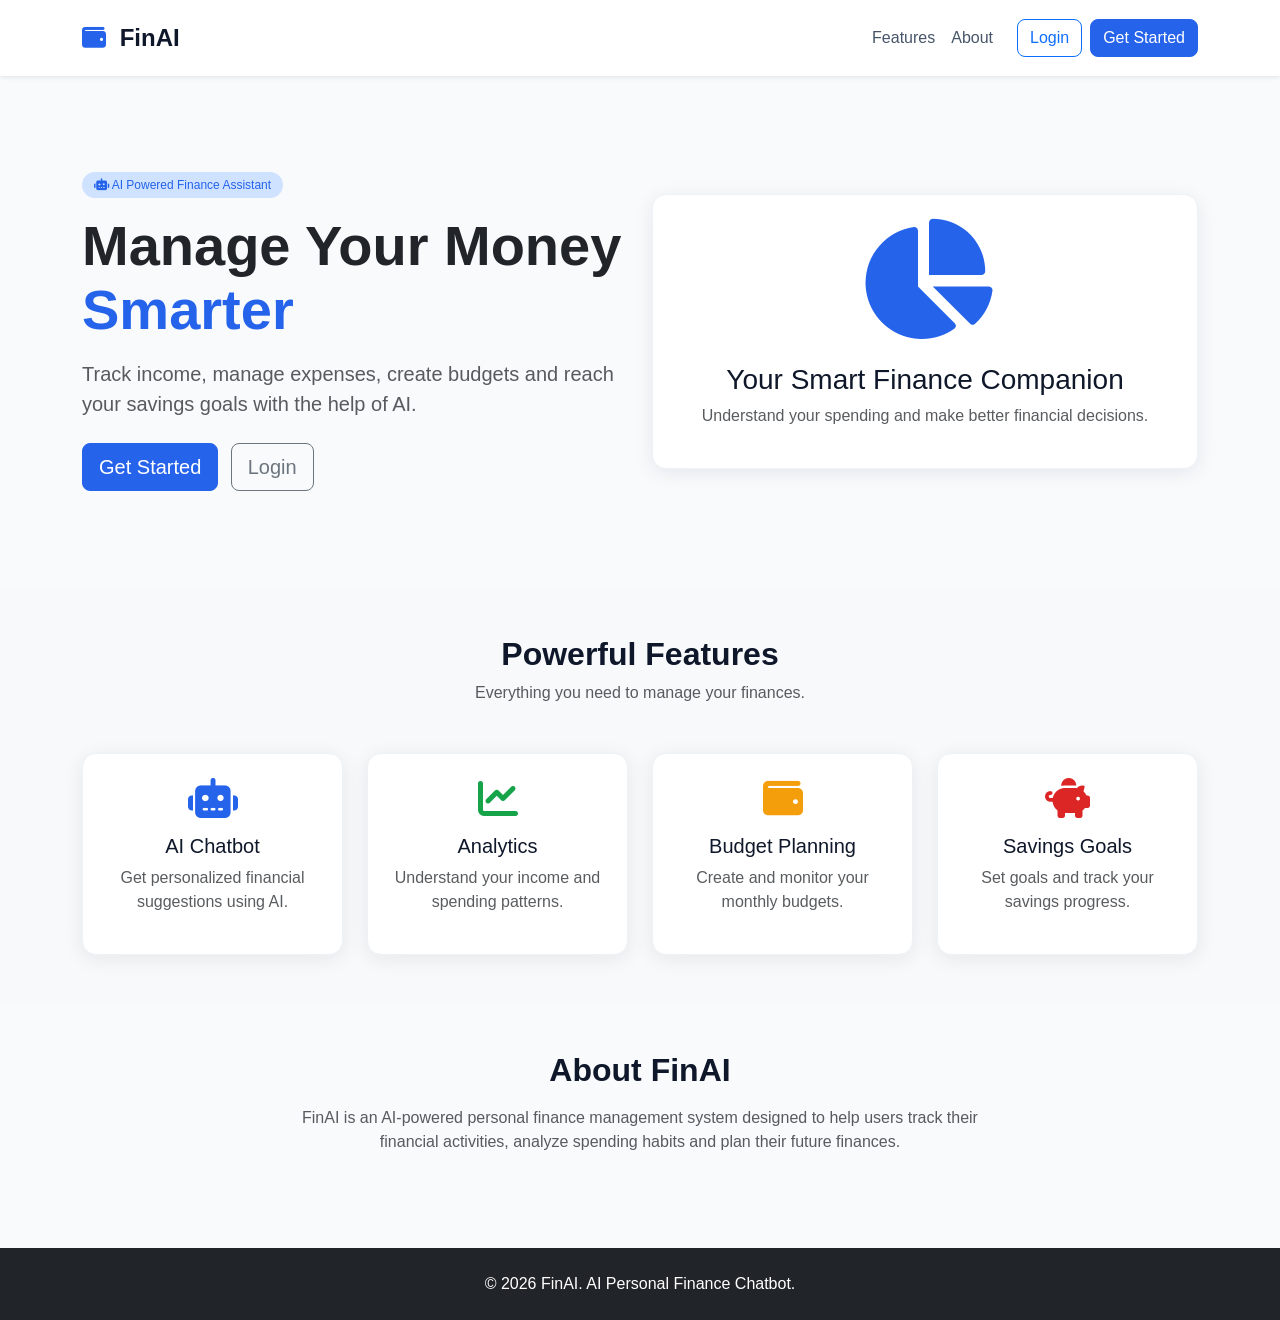
<file: frontend/index.html>
<!DOCTYPE html>
<html lang="en">

<head>
    <meta charset="UTF-8">

    <meta name="viewport"
          content="width=device-width, initial-scale=1.0">

    <meta name="description"
          content="FinAI - AI Personal Finance Chatbot">

    <title>FinAI - Personal Finance Assistant</title>

    <!-- Bootstrap -->
    <link
        href="https://cdn.jsdelivr.net/npm/bootstrap@5.3.3/dist/css/bootstrap.min.css"
        rel="stylesheet">

    <!-- Font Awesome -->
    <link
        rel="stylesheet"
        href="https://cdnjs.cloudflare.com/ajax/libs/font-awesome/6.5.2/css/all.min.css">

    <!-- Main CSS -->
    <link rel="stylesheet" href="css/style.css">
</head>

<body>

    <!-- Navigation -->

    <nav class="navbar navbar-expand-lg bg-white shadow-sm">

        <div class="container">

            <a class="navbar-brand fw-bold"
               href="index.html">

                <i class="fa-solid fa-wallet text-primary"></i>

                FinAI

            </a>


            <button
                class="navbar-toggler"
                type="button"
                data-bs-toggle="collapse"
                data-bs-target="#navbarMenu">

                <span class="navbar-toggler-icon"></span>

            </button>


            <div
                class="collapse navbar-collapse"
                id="navbarMenu">

                <ul class="navbar-nav ms-auto align-items-lg-center">

                    <li class="nav-item">
                        <a
                            class="nav-link"
                            href="#features">
                            Features
                        </a>
                    </li>

                    <li class="nav-item">
                        <a
                            class="nav-link"
                            href="#about">
                            About
                        </a>
                    </li>

                    <li class="nav-item ms-lg-3">
                        <a
                            href="login.html"
                            class="btn btn-outline-primary">
                            Login
                        </a>
                    </li>

                    <li class="nav-item ms-lg-2 mt-2 mt-lg-0">
                        <a
                            href="register.html"
                            class="btn btn-primary">
                            Get Started
                        </a>
                    </li>

                </ul>

            </div>

        </div>

    </nav>


    <!-- Hero Section -->

    <section class="py-5">

        <div class="container py-5">

            <div class="row align-items-center">

                <div class="col-lg-6">

                    <span class="badge bg-primary-subtle
                                 text-primary mb-3">

                        <i class="fa-solid fa-robot"></i>

                        AI Powered Finance Assistant

                    </span>


                    <h1 class="display-4 fw-bold text-dark">

                        Manage Your Money
                        <span class="text-primary">
                            Smarter
                        </span>

                    </h1>


                    <p class="lead text-muted mt-3">

                        Track income, manage expenses,
                        create budgets and reach your
                        savings goals with the help of AI.

                    </p>


                    <div class="mt-4">

                        <a
                            href="register.html"
                            class="btn btn-primary btn-lg me-2">

                            Get Started

                        </a>

                        <a
                            href="login.html"
                            class="btn btn-outline-secondary btn-lg">

                            Login

                        </a>

                    </div>

                </div>


                <div class="col-lg-6 text-center mt-5 mt-lg-0">

                    <div class="content-card">

                        <i
                            class="fa-solid fa-chart-pie text-primary"
                            style="font-size: 120px;">
                        </i>

                        <h3 class="mt-4">
                            Your Smart Finance Companion
                        </h3>

                        <p class="text-muted">
                            Understand your spending
                            and make better financial decisions.
                        </p>

                    </div>

                </div>

            </div>

        </div>

    </section>


    <!-- Features -->

    <section
        id="features"
        class="py-5 bg-light">

        <div class="container">

            <div class="text-center mb-5">

                <h2 class="fw-bold">
                    Powerful Features
                </h2>

                <p class="text-muted">
                    Everything you need to manage your finances.
                </p>

            </div>


            <div class="row g-4">

                <div class="col-md-6 col-lg-3">

                    <div class="content-card h-100 text-center">

                        <i
                            class="fa-solid fa-robot text-primary fs-1 mb-3">
                        </i>

                        <h5>AI Chatbot</h5>

                        <p class="text-muted">
                            Get personalized financial
                            suggestions using AI.
                        </p>

                    </div>

                </div>


                <div class="col-md-6 col-lg-3">

                    <div class="content-card h-100 text-center">

                        <i
                            class="fa-solid fa-chart-line text-success fs-1 mb-3">
                        </i>

                        <h5>Analytics</h5>

                        <p class="text-muted">
                            Understand your income and
                            spending patterns.
                        </p>

                    </div>

                </div>


                <div class="col-md-6 col-lg-3">

                    <div class="content-card h-100 text-center">

                        <i
                            class="fa-solid fa-wallet text-warning fs-1 mb-3">
                        </i>

                        <h5>Budget Planning</h5>

                        <p class="text-muted">
                            Create and monitor your monthly
                            budgets.
                        </p>

                    </div>

                </div>


                <div class="col-md-6 col-lg-3">

                    <div class="content-card h-100 text-center">

                        <i
                            class="fa-solid fa-piggy-bank text-danger fs-1 mb-3">
                        </i>

                        <h5>Savings Goals</h5>

                        <p class="text-muted">
                            Set goals and track your savings
                            progress.
                        </p>

                    </div>

                </div>

            </div>

        </div>

    </section>


    <!-- About -->

    <section
        id="about"
        class="py-5">

        <div class="container">

            <div class="row justify-content-center">

                <div class="col-lg-8 text-center">

                    <h2 class="fw-bold">
                        About FinAI
                    </h2>

                    <p class="text-muted mt-3">

                        FinAI is an AI-powered personal finance
                        management system designed to help users
                        track their financial activities,
                        analyze spending habits and plan their
                        future finances.

                    </p>

                </div>

            </div>

        </div>

    </section>


    <!-- Footer -->

    <footer class="bg-dark text-white py-4">

        <div class="container text-center">

            <p class="mb-0">
                © 2026 FinAI. AI Personal Finance Chatbot.
            </p>

        </div>

    </footer>


    <!-- Bootstrap JS -->

    <script
        src="https://cdn.jsdelivr.net/npm/bootstrap@5.3.3/dist/js/bootstrap.bundle.min.js">
    </script>

</body>

</html>
</file>
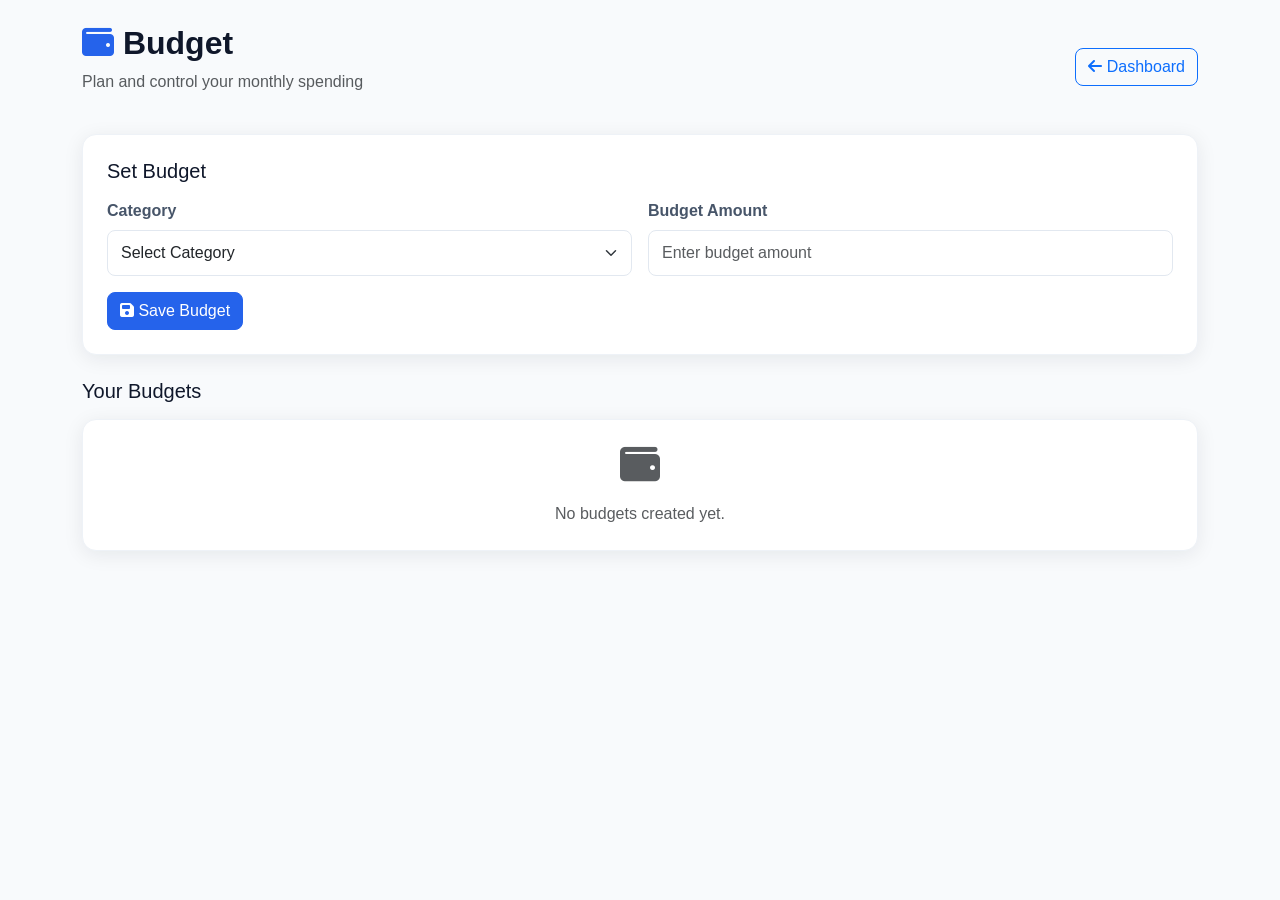
<file: frontend/budget.html>
<!DOCTYPE html>
<html lang="en">

<head>

    <meta charset="UTF-8">
    <meta name="viewport" content="width=device-width, initial-scale=1.0">

    <title>Budget - FinAI</title>

    <link
        href="https://cdn.jsdelivr.net/npm/bootstrap@5.3.3/dist/css/bootstrap.min.css"
        rel="stylesheet">

    <link
        rel="stylesheet"
        href="https://cdnjs.cloudflare.com/ajax/libs/font-awesome/6.5.2/css/all.min.css">

    <link rel="stylesheet" href="css/style.css">

</head>

<body>

<div class="container py-4">

    <!-- HEADER -->

    <div class="d-flex justify-content-between
                align-items-center mb-4">

        <div>

            <h2 class="fw-bold">

                <i class="fa-solid fa-wallet text-primary"></i>

                Budget

            </h2>

            <p class="text-muted">
                Plan and control your monthly spending
            </p>

        </div>

        <a href="dashboard.html"
           class="btn btn-outline-primary">

            <i class="fa-solid fa-arrow-left"></i>

            Dashboard

        </a>

    </div>


    <!-- SET BUDGET -->

    <div class="content-card mb-4">

        <h5 class="mb-3">
            Set Budget
        </h5>

        <form id="budgetForm"
              onsubmit="addBudget(event)">

            <div class="row g-3">

                <div class="col-md-6">

                    <label class="form-label">
                        Category
                    </label>

                    <select
                        id="category"
                        class="form-select"
                        required>

                        <option value="">
                            Select Category
                        </option>

                        <option value="Food">
                            Food
                        </option>

                        <option value="Transport">
                            Transport
                        </option>

                        <option value="Shopping">
                            Shopping
                        </option>

                        <option value="Bills">
                            Bills
                        </option>

                        <option value="Entertainment">
                            Entertainment
                        </option>

                        <option value="Education">
                            Education
                        </option>

                        <option value="Medical">
                            Medical
                        </option>

                        <option value="Others">
                            Others
                        </option>

                    </select>

                </div>


                <div class="col-md-6">

                    <label class="form-label">
                        Budget Amount
                    </label>

                    <input
                        type="number"
                        id="amount"
                        class="form-control"
                        placeholder="Enter budget amount"
                        min="0"
                        required>

                </div>


                <div class="col-12">

                    <button
                        type="submit"
                        class="btn btn-primary">

                        <i class="fa-solid fa-save"></i>

                        Save Budget

                    </button>

                </div>

            </div>

        </form>

    </div>


    <!-- BUDGET LIST -->

    <div>

        <h5 class="mb-3">
            Your Budgets
        </h5>

        <div
            id="budgetList"
            class="row g-4">

            <div class="col-12">

                <div class="content-card text-center">

                    <i class="fa-solid fa-wallet
                              text-muted fs-1">
                    </i>

                    <p class="text-muted mt-3 mb-0">

                        No budgets created yet.

                    </p>

                </div>

            </div>

        </div>

    </div>

</div>


<script src="js/auth.js"></script>
<script src="js/budget.js"></script>

</body>

</html>
</file>
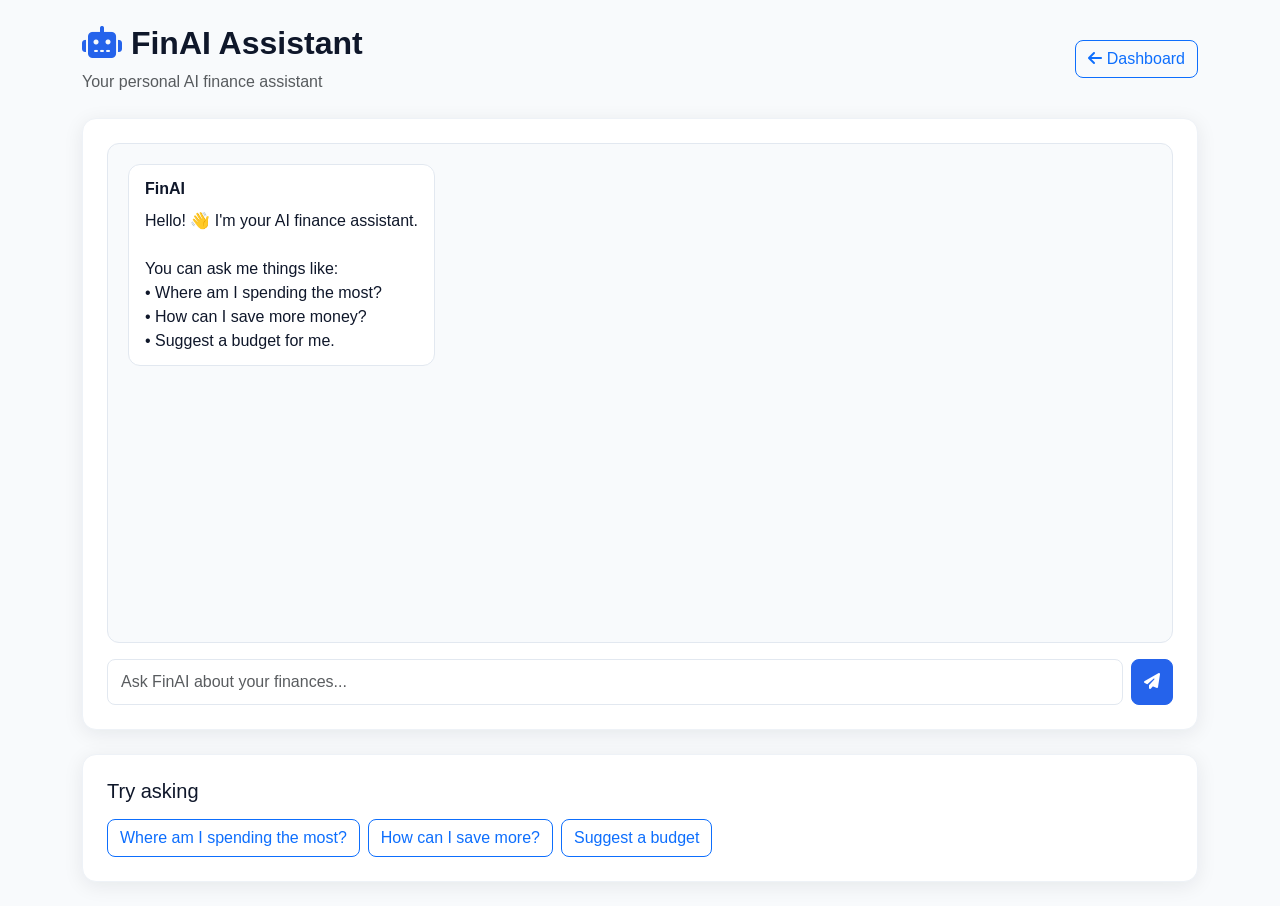
<file: frontend/chatbot.html>
<!DOCTYPE html>
<html lang="en">

<head>

    <meta charset="UTF-8">
    <meta name="viewport" content="width=device-width, initial-scale=1.0">

    <title>AI Chatbot - FinAI</title>

    <link
        href="https://cdn.jsdelivr.net/npm/bootstrap@5.3.3/dist/css/bootstrap.min.css"
        rel="stylesheet">

    <link
        rel="stylesheet"
        href="https://cdnjs.cloudflare.com/ajax/libs/font-awesome/6.5.2/css/all.min.css">

    <link rel="stylesheet" href="css/style.css">

</head>

<body>

    <div class="container py-4">

        <!-- HEADER -->

        <div class="d-flex
                    justify-content-between
                    align-items-center
                    mb-4">

            <div>

                <h2 class="fw-bold">

                    <i class="fa-solid fa-robot text-primary"></i>

                    FinAI Assistant

                </h2>

                <p class="text-muted mb-0">
                    Your personal AI finance assistant
                </p>

            </div>


            <a href="dashboard.html"
               class="btn btn-outline-primary">

                <i class="fa-solid fa-arrow-left"></i>

                Dashboard

            </a>

        </div>


        <!-- CHAT BOX -->

        <div class="content-card">

            <div
                id="chatBox"
                class="chat-box"
                style="height:500px;
                       overflow-y:auto;
                       padding:20px;">

                <!-- Welcome message -->

                <div class="message bot">

                    <div class="message-content">

                        <strong>FinAI</strong>

                        <p class="mb-0 mt-2">

                            Hello! 👋 I'm your AI finance
                            assistant.

                            <br><br>

                            You can ask me things like:

                            <br>

                            • Where am I spending the most?
                            <br>
                            • How can I save more money?
                            <br>
                            • Suggest a budget for me.

                        </p>

                    </div>

                </div>

            </div>


            <!-- INPUT -->

            <div class="d-flex gap-2 mt-3">

                <input
                    type="text"
                    id="chatInput"
                    class="form-control"
                    placeholder="Ask FinAI about your finances...">

                <button
                    type="button"
                    class="btn btn-primary"
                    onclick="sendMessage()">

                    <i class="fa-solid fa-paper-plane"></i>

                </button>

            </div>

        </div>


        <!-- SUGGESTIONS -->

        <div class="content-card mt-4">

            <h5>
                Try asking
            </h5>

            <div class="d-flex
                        flex-wrap
                        gap-2
                        mt-3">

                <button
                    class="btn btn-outline-primary"
                    onclick="askSuggestion('Where am I spending the most?')">

                    Where am I spending the most?

                </button>

                <button
                    class="btn btn-outline-primary"
                    onclick="askSuggestion('How can I save more money?')">

                    How can I save more?

                </button>

                <button
                    class="btn btn-outline-primary"
                    onclick="askSuggestion('Suggest a monthly budget')">

                    Suggest a budget

                </button>

            </div>

        </div>

    </div>


    <script src="js/auth.js"></script>
    <script src="js/chatbot.js"></script>

    <script>

        function askSuggestion(text) {

            const input =
                document.getElementById("chatInput");

            input.value = text;

            sendMessage();

        }

    </script>

</body>

</html>
</file>
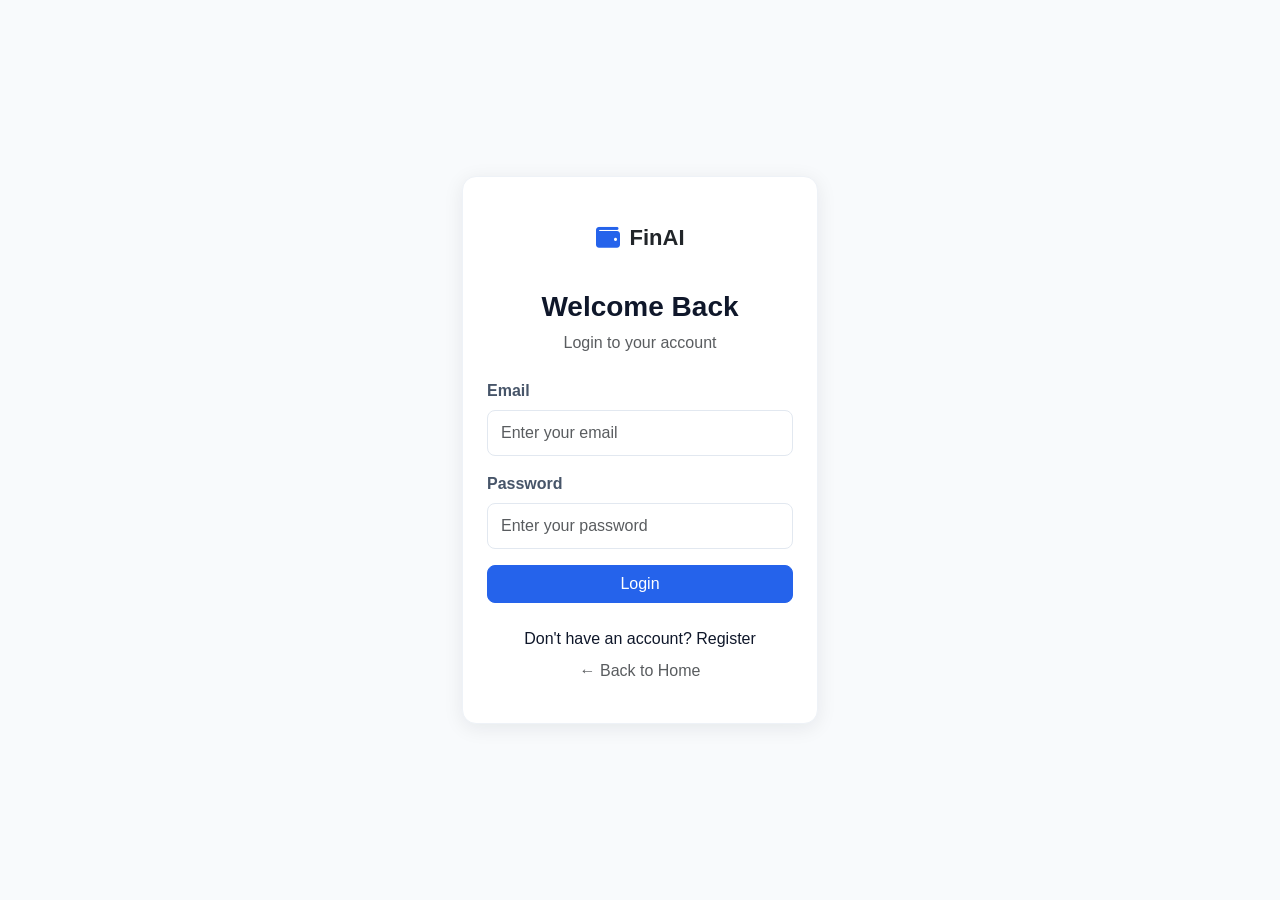
<file: frontend/dashboard.html>
<!DOCTYPE html>
<html lang="en">

<head>
    <meta charset="UTF-8">
    <meta name="viewport" content="width=device-width, initial-scale=1.0">

    <title>Dashboard - FinAI</title>

    <link
        href="https://cdn.jsdelivr.net/npm/bootstrap@5.3.3/dist/css/bootstrap.min.css"
        rel="stylesheet">

    <link
        rel="stylesheet"
        href="https://cdnjs.cloudflare.com/ajax/libs/font-awesome/6.5.2/css/all.min.css">

    <link rel="stylesheet" href="css/style.css">
</head>

<body data-page="dashboard">

    <!-- SIDEBAR -->
    <aside class="sidebar" id="sidebar">

        <div class="logo">
            <i class="fa-solid fa-wallet"></i>
            <span>FinAI</span>
        </div>

        <div class="nav-title">MAIN</div>

        <a href="dashboard.html" class="nav-link active">
            <i class="fa-solid fa-chart-line"></i>
            <span>Dashboard</span>
        </a>

        <a href="chatbot.html" class="nav-link">
            <i class="fa-solid fa-robot"></i>
            <span>AI Chatbot</span>
        </a>

        <div class="nav-title">FINANCE</div>

        <a href="income.html" class="nav-link">
            <i class="fa-solid fa-arrow-trend-up"></i>
            <span>Income</span>
        </a>

        <a href="expenses.html" class="nav-link">
            <i class="fa-solid fa-arrow-trend-down"></i>
            <span>Expenses</span>
        </a>

        <a href="budget.html" class="nav-link">
            <i class="fa-solid fa-wallet"></i>
            <span>Budget</span>
        </a>

        <a href="savings.html" class="nav-link">
            <i class="fa-solid fa-piggy-bank"></i>
            <span>Savings</span>
        </a>

        <div class="nav-title">ANALYSIS</div>

        <a href="reports.html" class="nav-link">
            <i class="fa-solid fa-chart-pie"></i>
            <span>Reports</span>
        </a>

        <div class="nav-title">ACCOUNT</div>

        <a href="profile.html" class="nav-link">
            <i class="fa-solid fa-user"></i>
            <span>Profile</span>
        </a>

        <a href="#" class="nav-link" onclick="logoutUser()">
            <i class="fa-solid fa-right-from-bracket"></i>
            <span>Logout</span>
        </a>

    </aside>


    <!-- MAIN -->
    <main class="main-content">

        <!-- TOPBAR -->
        <header class="topbar">

            <div>
                <button
                    class="btn btn-light"
                    onclick="toggleSidebar()">

                    <i class="fa-solid fa-bars"></i>

                </button>
            </div>

            <div>

                <a href="profile.html"
                   class="btn btn-light">

                    <i class="fa-solid fa-user"></i>

                </a>

            </div>

        </header>


        <!-- CONTENT -->
        <section class="page-content">

            <div class="mb-4">

                <h2 class="fw-bold">
                    Financial Dashboard
                </h2>

                <p class="text-muted">
                    Here's an overview of your finances.
                </p>

            </div>


            <!-- STAT CARDS -->
            <div class="row g-4 mb-4">

                <div class="col-lg-3 col-md-6">

                    <div class="stat-card">

                        <div class="stat-icon income-icon">
                            <i class="fa-solid fa-arrow-up"></i>
                        </div>

                        <div class="stat-title">
                            Total Income
                        </div>

                        <div class="stat-value"
                             id="totalIncome">
                            ₹0
                        </div>

                    </div>

                </div>


                <div class="col-lg-3 col-md-6">

                    <div class="stat-card">

                        <div class="stat-icon expense-icon">
                            <i class="fa-solid fa-arrow-down"></i>
                        </div>

                        <div class="stat-title">
                            Total Expenses
                        </div>

                        <div class="stat-value"
                             id="totalExpense">
                            ₹0
                        </div>

                    </div>

                </div>


                <div class="col-lg-3 col-md-6">

                    <div class="stat-card">

                        <div class="stat-icon balance-icon">
                            <i class="fa-solid fa-scale-balanced"></i>
                        </div>

                        <div class="stat-title">
                            Balance
                        </div>

                        <div class="stat-value"
                             id="balance">
                            ₹0
                        </div>

                    </div>

                </div>


                <div class="col-lg-3 col-md-6">

                    <div class="stat-card">

                        <div class="stat-icon budget-icon">
                            <i class="fa-solid fa-wallet"></i>
                        </div>

                        <div class="stat-title">
                            Monthly Budget
                        </div>

                        <div class="stat-value"
                             id="budget">
                            ₹0
                        </div>

                    </div>

                </div>

            </div>


            <!-- RECENT TRANSACTIONS + AI -->
            <div class="row g-4">

                <div class="col-lg-8">

                    <div class="content-card">

                        <div class="d-flex
                                    justify-content-between
                                    align-items-center
                                    mb-3">

                            <div>

                                <h5>
                                    Recent Transactions
                                </h5>

                                <p class="text-muted mb-0">
                                    Your latest transactions
                                </p>

                            </div>

                            <a href="expenses.html"
                               class="btn btn-primary btn-sm">

                                View All

                            </a>

                        </div>


                        <div class="table-responsive">

                            <table class="table">

                                <thead>

                                    <tr>
                                        <th>Description</th>
                                        <th>Category</th>
                                        <th>Date</th>
                                        <th>Amount</th>
                                    </tr>

                                </thead>

                                <tbody id="transactionTable">

                                    <tr>

                                        <td colspan="4"
                                            class="text-center text-muted">

                                            No transactions yet.

                                        </td>

                                    </tr>

                                </tbody>

                            </table>

                        </div>

                    </div>

                </div>


                <div class="col-lg-4">

                    <div class="content-card">

                        <div class="text-center">

                            <i
                                class="fa-solid fa-robot text-primary"
                                style="font-size:50px;">
                            </i>

                            <h5 class="mt-3">
                                Ask FinAI
                            </h5>

                            <p class="text-muted">

                                Get personalized financial
                                advice from your AI assistant.

                            </p>

                            <a
                                href="chatbot.html"
                                class="btn btn-primary">

                                <i class="fa-solid fa-message"></i>
                                Open Chatbot

                            </a>

                        </div>

                    </div>

                </div>

            </div>


            <!-- QUICK ACTIONS -->
            <div class="content-card mt-4">

                <h5 class="mb-3">
                    Quick Actions
                </h5>

                <div class="row g-3">

                    <div class="col-md-3">

                        <a href="income.html"
                           class="btn btn-success w-100">

                            <i class="fa-solid fa-plus"></i>
                            Add Income

                        </a>

                    </div>

                    <div class="col-md-3">

                        <a href="expenses.html"
                           class="btn btn-danger w-100">

                            <i class="fa-solid fa-minus"></i>
                            Add Expense

                        </a>

                    </div>

                    <div class="col-md-3">

                        <a href="budget.html"
                           class="btn btn-primary w-100">

                            <i class="fa-solid fa-wallet"></i>
                            Set Budget

                        </a>

                    </div>

                    <div class="col-md-3">

                        <a href="savings.html"
                           class="btn btn-warning w-100">

                            <i class="fa-solid fa-piggy-bank"></i>
                            Savings Goal

                        </a>

                    </div>

                </div>

            </div>

        </section>

    </main>


    <script src="js/auth.js"></script>
    <script src="js/dashboard.js"></script>

    <script>

        function toggleSidebar() {

            document
                .getElementById("sidebar")
                .classList.toggle("show");

        }

    </script>

</body>

</html>
</file>
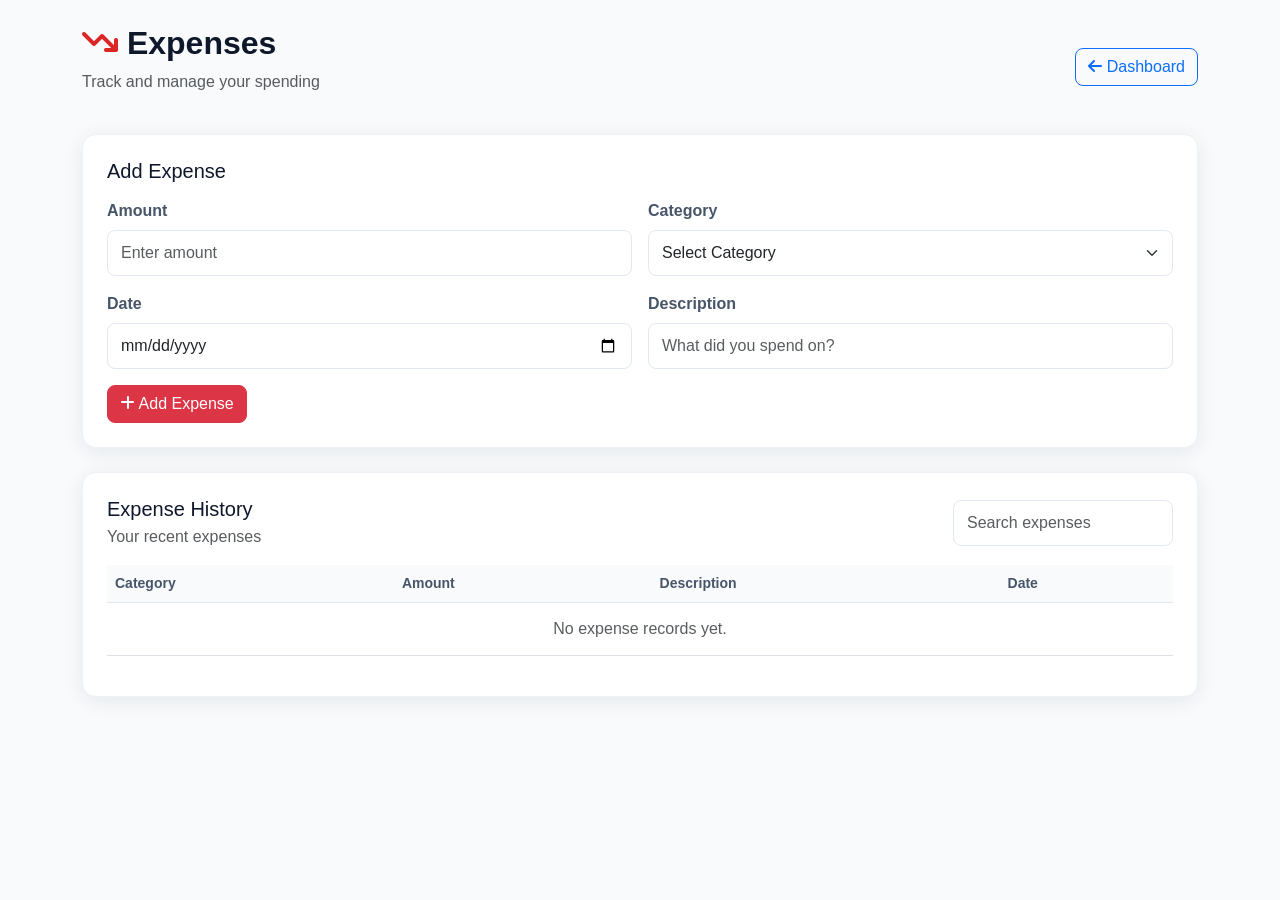
<file: frontend/expenses.html>
<!DOCTYPE html>
<html lang="en">

<head>
    <meta charset="UTF-8">
    <meta name="viewport" content="width=device-width, initial-scale=1.0">

    <title>Expenses - FinAI</title>

    <link
        href="https://cdn.jsdelivr.net/npm/bootstrap@5.3.3/dist/css/bootstrap.min.css"
        rel="stylesheet">

    <link
        rel="stylesheet"
        href="https://cdnjs.cloudflare.com/ajax/libs/font-awesome/6.5.2/css/all.min.css">

    <link rel="stylesheet" href="css/style.css">
</head>

<body>

<div class="container py-4">

    <!-- HEADER -->

    <div class="d-flex justify-content-between align-items-center mb-4">

        <div>
            <h2 class="fw-bold">
                <i class="fa-solid fa-arrow-trend-down text-danger"></i>
                Expenses
            </h2>

            <p class="text-muted">
                Track and manage your spending
            </p>
        </div>

        <a href="dashboard.html"
           class="btn btn-outline-primary">

            <i class="fa-solid fa-arrow-left"></i>
            Dashboard

        </a>

    </div>


    <!-- ADD EXPENSE -->

    <div class="content-card mb-4">

        <h5 class="mb-3">
            Add Expense
        </h5>

        <form id="expenseForm"
              onsubmit="addExpense(event)">

            <div class="row g-3">

                <div class="col-md-6">

                    <label class="form-label">
                        Amount
                    </label>

                    <input
                        type="number"
                        id="amount"
                        class="form-control"
                        placeholder="Enter amount"
                        min="0"
                        required>

                </div>


                <div class="col-md-6">

                    <label class="form-label">
                        Category
                    </label>

                    <select
                        id="category"
                        class="form-select"
                        required>

                        <option value="">
                            Select Category
                        </option>

                        <option value="Food">
                            Food
                        </option>

                        <option value="Transport">
                            Transport
                        </option>

                        <option value="Shopping">
                            Shopping
                        </option>

                        <option value="Bills">
                            Bills
                        </option>

                        <option value="Entertainment">
                            Entertainment
                        </option>

                        <option value="Education">
                            Education
                        </option>

                        <option value="Medical">
                            Medical
                        </option>

                        <option value="Investment">
                            Investment
                        </option>

                        <option value="Others">
                            Others
                        </option>

                    </select>

                </div>


                <div class="col-md-6">

                    <label class="form-label">
                        Date
                    </label>

                    <input
                        type="date"
                        id="date"
                        class="form-control"
                        required>

                </div>


                <div class="col-md-6">

                    <label class="form-label">
                        Description
                    </label>

                    <input
                        type="text"
                        id="description"
                        class="form-control"
                        placeholder="What did you spend on?">

                </div>


                <div class="col-12">

                    <button
                        type="submit"
                        class="btn btn-danger">

                        <i class="fa-solid fa-plus"></i>
                        Add Expense

                    </button>

                </div>

            </div>

        </form>

    </div>


    <!-- EXPENSE HISTORY -->

    <div class="content-card">

        <div class="d-flex justify-content-between
                    align-items-center mb-3">

            <div>
                <h5 class="mb-1">
                    Expense History
                </h5>

                <p class="text-muted mb-0">
                    Your recent expenses
                </p>
            </div>

            <input
                type="text"
                id="expenseSearch"
                class="form-control"
                style="max-width:220px;"
                placeholder="Search expenses">

        </div>


        <div class="table-responsive">

            <table class="table">

                <thead>

                    <tr>

                        <th>Category</th>
                        <th>Amount</th>
                        <th>Description</th>
                        <th>Date</th>

                    </tr>

                </thead>

                <tbody id="expenseTable">

                    <tr>

                        <td colspan="4"
                            class="text-center text-muted">

                            No expense records yet.

                        </td>

                    </tr>

                </tbody>

            </table>

        </div>

    </div>

</div>


<script src="js/auth.js"></script>
<script src="js/expenses.js"></script>

</body>

</html>
</file>
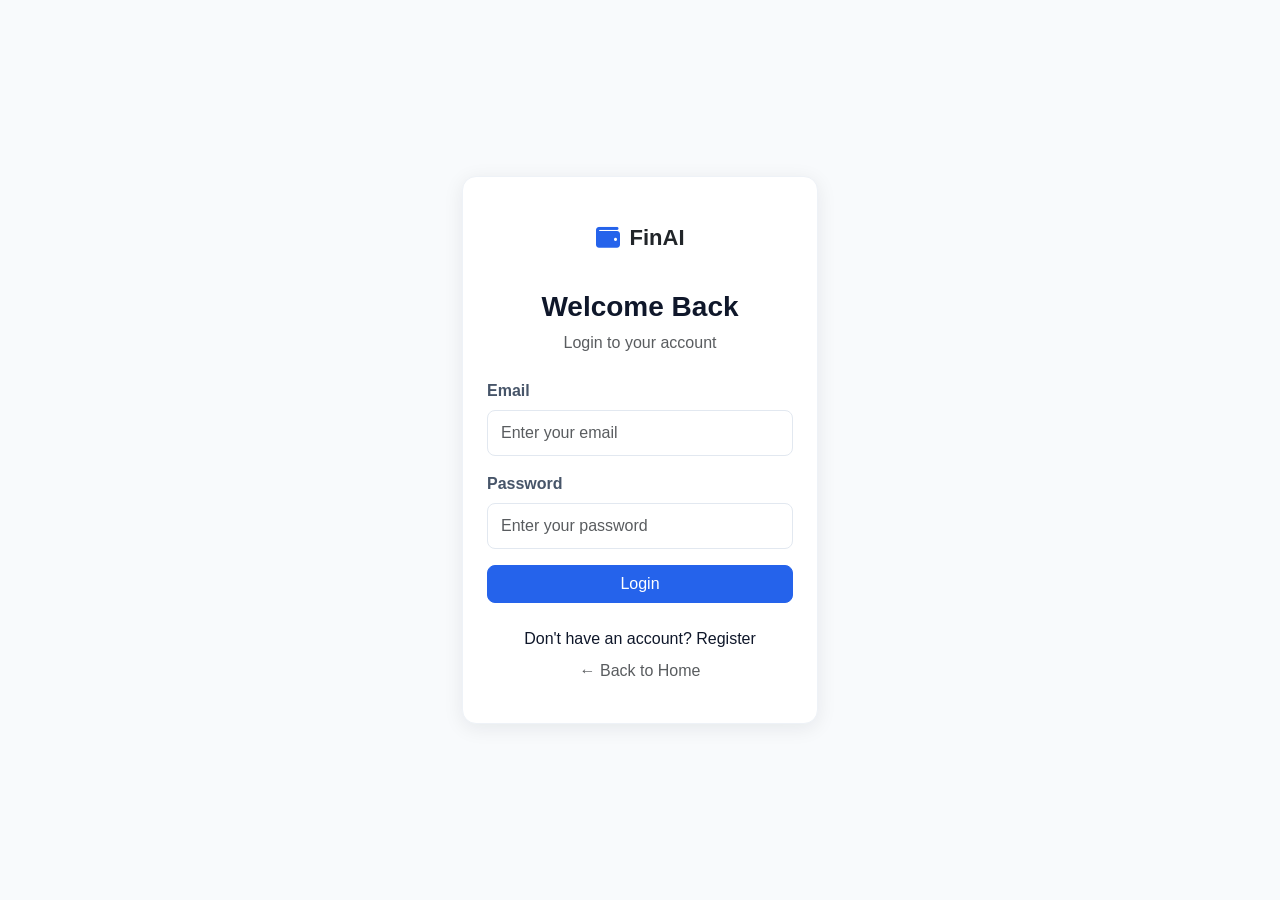
<file: frontend/income.html>
<!DOCTYPE html>
<html lang="en">

<head>

    <meta charset="UTF-8">

    <meta name="viewport"
          content="width=device-width, initial-scale=1.0">

    <title>Income - FinAI</title>


    <!-- Bootstrap -->
    <link
        href="https://cdn.jsdelivr.net/npm/bootstrap@5.3.3/dist/css/bootstrap.min.css"
        rel="stylesheet">


    <!-- Font Awesome -->
    <link
        rel="stylesheet"
        href="https://cdnjs.cloudflare.com/ajax/libs/font-awesome/6.5.2/css/all.min.css">


    <!-- FinAI CSS -->
    <link
        rel="stylesheet"
        href="css/style.css">

</head>


<body>


    <div class="container py-4">


        <!-- ========================================
             HEADER
        ========================================= -->

        <div class="d-flex
                    justify-content-between
                    align-items-center
                    mb-4">


            <div>

                <h2 class="fw-bold">

                    <i class="fa-solid
                              fa-arrow-trend-up
                              text-success">
                    </i>

                    Income

                </h2>


                <p class="text-muted mb-0">

                    Manage your income sources

                </p>

            </div>


            <a
                href="dashboard.html"
                class="btn btn-outline-primary">

                <i class="fa-solid fa-arrow-left"></i>

                Dashboard

            </a>

        </div>



        <!-- ========================================
             ADD INCOME
        ========================================= -->

        <div class="content-card mb-4">


            <h5 class="mb-3">

                Add Income

            </h5>



            <form
                id="incomeForm"
                onsubmit="addIncome(event)">


                <div class="row g-3">


                    <!-- AMOUNT -->

                    <div class="col-md-6">

                        <label
                            for="amount"
                            class="form-label">

                            Amount

                        </label>


                        <input
                            type="number"
                            id="amount"
                            class="form-control"
                            placeholder="Enter amount"
                            min="0"
                            step="0.01"
                            required>

                    </div>



                    <!-- SOURCE -->

                    <div class="col-md-6">

                        <label
                            for="source"
                            class="form-label">

                            Source

                        </label>


                        <input
                            type="text"
                            id="source"
                            class="form-control"
                            placeholder="Salary, Freelance, Business, etc."
                            required>

                    </div>



                    <!-- DATE -->

                    <div class="col-md-6">

                        <label
                            for="date"
                            class="form-label">

                            Date

                        </label>


                        <input
                            type="date"
                            id="date"
                            class="form-control"
                            required>

                    </div>



                    <!-- NOTES -->

                    <div class="col-md-6">

                        <label
                            for="notes"
                            class="form-label">

                            Notes

                        </label>


                        <input
                            type="text"
                            id="notes"
                            class="form-control"
                            placeholder="Optional notes">

                    </div>



                    <!-- BUTTON -->

                    <div class="col-12">


                        <button
                            type="submit"
                            class="btn btn-success">


                            <i
                                class="fa-solid fa-plus">
                            </i>


                            Add Income


                        </button>


                    </div>


                </div>


            </form>


        </div>



        <!-- ========================================
             INCOME HISTORY
        ========================================= -->

        <div class="content-card">


            <h5 class="mb-3">

                Income History

            </h5>



            <div class="table-responsive">


                <table
                    class="table table-hover">


                    <thead>


                        <tr>

                            <th>
                                Source
                            </th>


                            <th>
                                Amount
                            </th>


                            <th>
                                Date
                            </th>


                            <th>
                                Notes
                            </th>

                        </tr>


                    </thead>



                    <tbody id="incomeTable">


                        <tr>

                            <td
                                colspan="4"
                                class="text-center text-muted">

                                No income records yet.

                            </td>

                        </tr>


                    </tbody>


                </table>


            </div>


        </div>


    </div>



    <!-- ========================================
         JAVASCRIPT
    ========================================= -->

    <!-- Authentication -->
    <script src="js/auth.js"></script>


    <!-- Income -->
    <script src="js/income.js"></script>


</body>

</html>
</file>
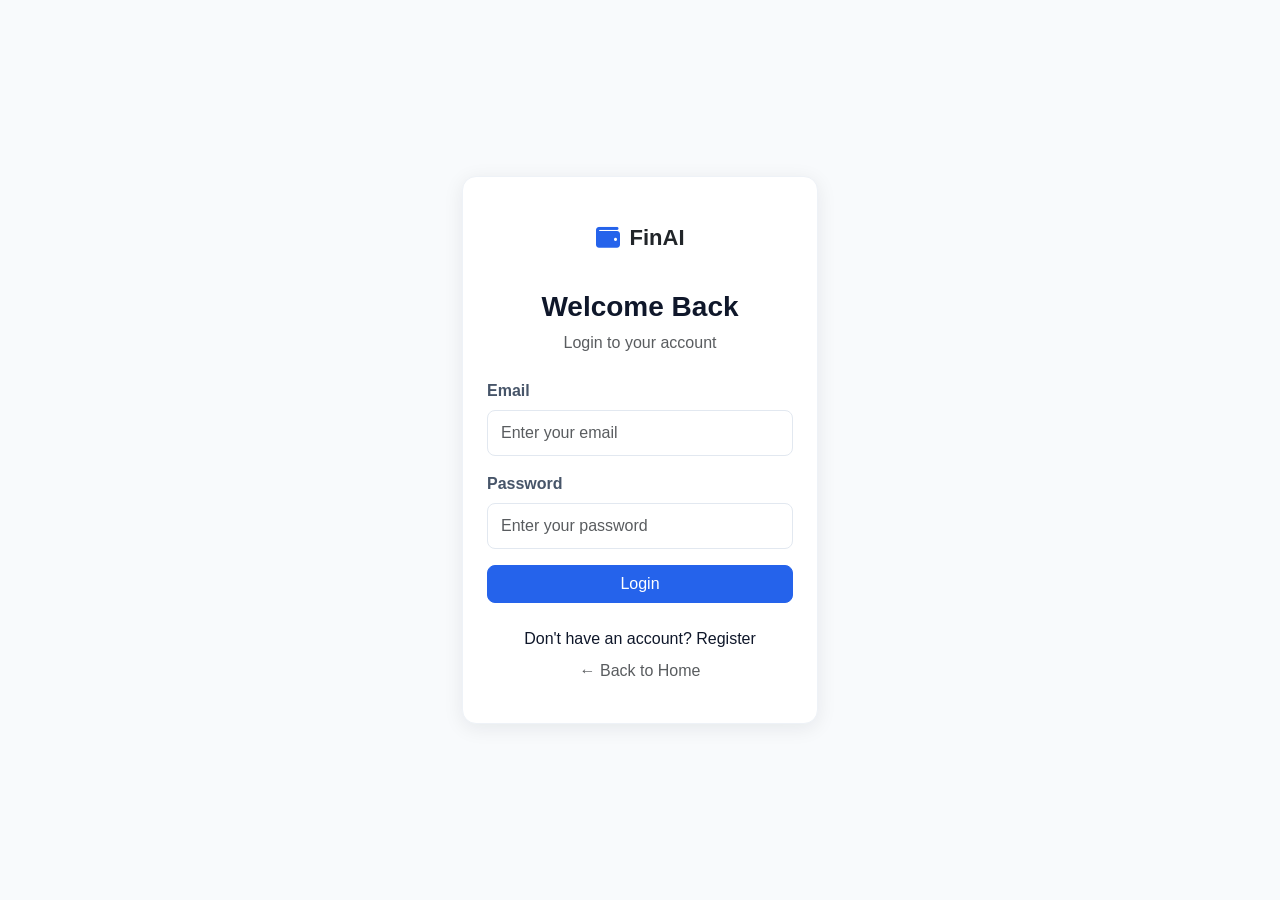
<file: frontend/login.html>
<!DOCTYPE html>
<html lang="en">

<head>

    <meta charset="UTF-8">

    <meta name="viewport"
          content="width=device-width, initial-scale=1.0">

    <title>Login - FinAI</title>

    <link
        href="https://cdn.jsdelivr.net/npm/bootstrap@5.3.3/dist/css/bootstrap.min.css"
        rel="stylesheet">

    <link
        rel="stylesheet"
        href="https://cdnjs.cloudflare.com/ajax/libs/font-awesome/6.5.2/css/all.min.css">

    <link rel="stylesheet" href="css/style.css">

</head>

<body>

    <div class="container">

        <div class="row justify-content-center align-items-center"
             style="min-height:100vh;">

            <div class="col-md-6 col-lg-4">

                <div class="content-card">

                    <div class="text-center mb-4">

                        <div class="logo text-dark
                                    justify-content-center">

                            <i class="fa-solid fa-wallet
                                      text-primary">
                            </i>

                            <span>FinAI</span>

                        </div>

                        <h3 class="fw-bold mt-3">
                            Welcome Back
                        </h3>

                        <p class="text-muted">
                            Login to your account
                        </p>

                    </div>


                    <form id="loginForm"
                          onsubmit="loginUser(event)">

                        <div class="mb-3">

                            <label
                                class="form-label">
                                Email
                            </label>

                            <input
                                type="email"
                                id="email"
                                class="form-control"
                                placeholder="Enter your email"
                                required>

                        </div>


                        <div class="mb-3">

                            <label
                                class="form-label">
                                Password
                            </label>

                            <input
                                type="password"
                                id="password"
                                class="form-control"
                                placeholder="Enter your password"
                                required>

                        </div>


                        <button
                            type="submit"
                            class="btn btn-primary w-100">

                            Login

                        </button>

                    </form>


                    <p class="text-center mt-4 mb-0">

                        Don't have an account?

                        <a href="register.html">
                            Register
                        </a>

                    </p>


                    <p class="text-center mt-2">

                        <a href="index.html"
                           class="text-muted">

                            ← Back to Home

                        </a>

                    </p>

                </div>

            </div>

        </div>

    </div>


    <script src="js/auth.js"></script>

</body>

</html>
</file>
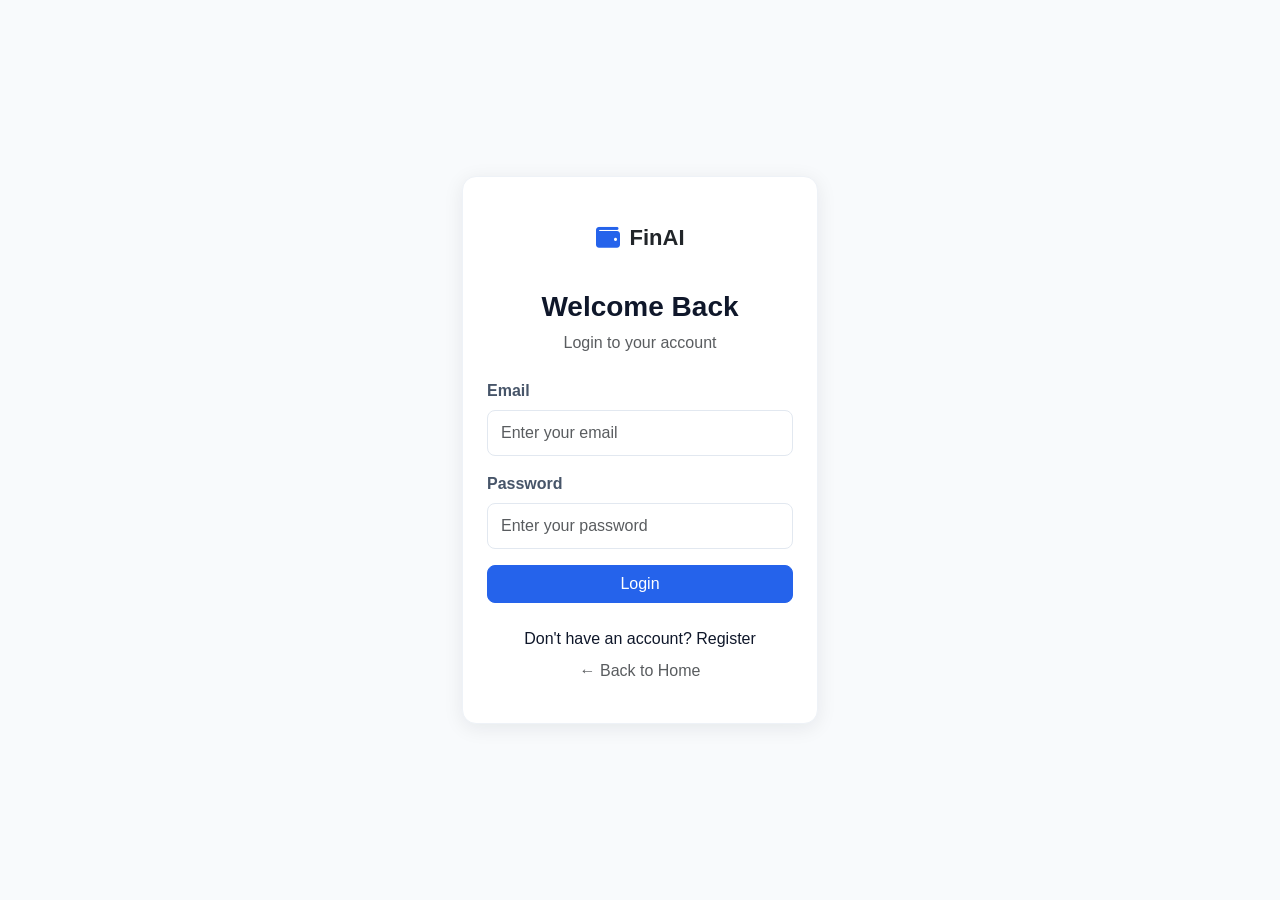
<file: frontend/profile.html>
<!DOCTYPE html>
<html lang="en">

<head>

    <meta charset="UTF-8">
    <meta name="viewport" content="width=device-width, initial-scale=1.0">

    <title>Profile - FinAI</title>

    <link
        href="https://cdn.jsdelivr.net/npm/bootstrap@5.3.3/dist/css/bootstrap.min.css"
        rel="stylesheet">

    <link
        rel="stylesheet"
        href="https://cdnjs.cloudflare.com/ajax/libs/font-awesome/6.5.2/css/all.min.css">

    <link rel="stylesheet" href="css/style.css">

</head>

<body>

<div class="container py-4">

    <!-- HEADER -->

    <div class="d-flex justify-content-between
                align-items-center mb-4">

        <div>

            <h2 class="fw-bold">

                <i class="fa-solid fa-user text-primary"></i>

                My Profile

            </h2>

            <p class="text-muted">
                Manage your account information
            </p>

        </div>

        <a href="dashboard.html"
           class="btn btn-outline-primary">

            <i class="fa-solid fa-arrow-left"></i>

            Dashboard

        </a>

    </div>


    <!-- PROFILE -->

    <div class="row justify-content-center">

        <div class="col-lg-7">

            <div class="content-card">

                <div class="text-center mb-4">

                    <div
                        class="rounded-circle bg-primary
                               text-white d-inline-flex
                               align-items-center
                               justify-content-center"
                        style="width:90px;height:90px;">

                        <i class="fa-solid fa-user fs-1"></i>

                    </div>

                    <h4 class="mt-3">
                        Account Information
                    </h4>

                </div>


                <form
                    id="profileForm"
                    onsubmit="updateProfile(event)">

                    <div class="mb-3">

                        <label class="form-label">
                            Full Name
                        </label>

                        <input
                            type="text"
                            id="name"
                            class="form-control"
                            placeholder="Your name"
                            required>

                    </div>


                    <div class="mb-3">

                        <label class="form-label">
                            Email
                        </label>

                        <input
                            type="email"
                            id="email"
                            class="form-control"
                            placeholder="Your email"
                            readonly>

                    </div>


                    <button
                        type="submit"
                        class="btn btn-primary">

                        <i class="fa-solid fa-save"></i>

                        Update Profile

                    </button>

                </form>

            </div>


            <!-- ACCOUNT ACTIONS -->

            <div class="content-card mt-4">

                <h5>
                    Account Actions
                </h5>

                <p class="text-muted">
                    Manage your FinAI account.
                </p>

                <button
                    class="btn btn-outline-danger"
                    onclick="logoutUser()">

                    <i class="fa-solid fa-right-from-bracket"></i>

                    Logout

                </button>

            </div>

        </div>

    </div>

</div>


<script src="js/auth.js"></script>
<script src="js/profile.js"></script>

<script>

    document.addEventListener(
        "DOMContentLoaded",
        loadProfile
    );

</script>

</body>

</html>
</file>
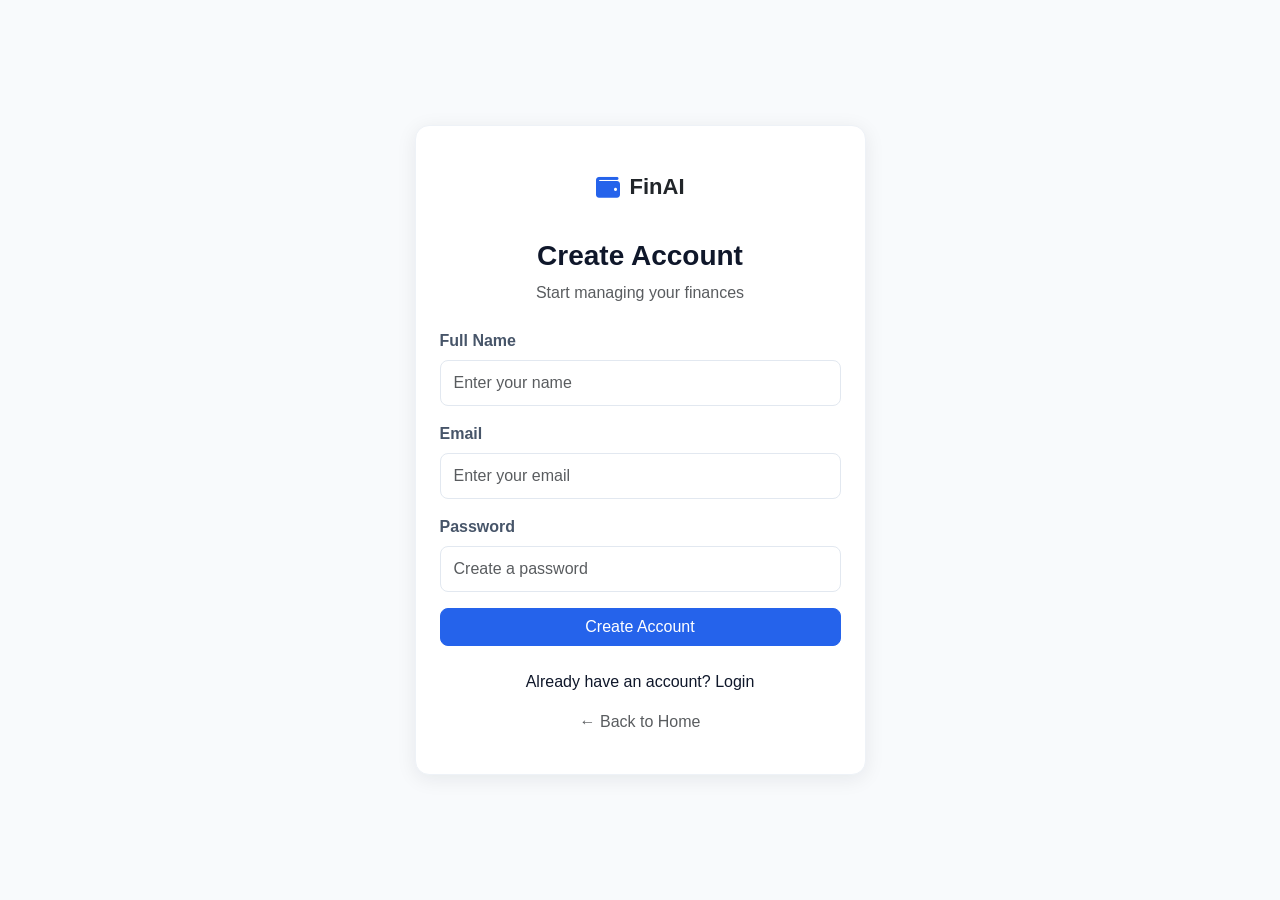
<file: frontend/register.html>
<!DOCTYPE html>
<html lang="en">

<head>

    <meta charset="UTF-8">

    <meta name="viewport"
          content="width=device-width, initial-scale=1.0">

    <title>Register - FinAI</title>

    <link
        href="https://cdn.jsdelivr.net/npm/bootstrap@5.3.3/dist/css/bootstrap.min.css"
        rel="stylesheet">

    <link
        rel="stylesheet"
        href="https://cdnjs.cloudflare.com/ajax/libs/font-awesome/6.5.2/css/all.min.css">

    <link rel="stylesheet" href="css/style.css">

</head>

<body>

    <div class="container">

        <div class="row justify-content-center align-items-center"
             style="min-height:100vh;">

            <div class="col-md-6 col-lg-5">

                <div class="content-card">

                    <div class="text-center mb-4">

                        <div class="logo text-dark
                                    justify-content-center">

                            <i class="fa-solid fa-wallet
                                      text-primary">
                            </i>

                            <span>FinAI</span>

                        </div>

                        <h3 class="fw-bold mt-3">
                            Create Account
                        </h3>

                        <p class="text-muted">
                            Start managing your finances
                        </p>

                    </div>


                    <form id="registerForm"
                          onsubmit="registerUser(event)">

                        <div class="mb-3">

                            <label class="form-label">
                                Full Name
                            </label>

                            <input
                                type="text"
                                id="name"
                                class="form-control"
                                placeholder="Enter your name"
                                required>

                        </div>


                        <div class="mb-3">

                            <label class="form-label">
                                Email
                            </label>

                            <input
                                type="email"
                                id="email"
                                class="form-control"
                                placeholder="Enter your email"
                                required>

                        </div>


                        <div class="mb-3">

                            <label class="form-label">
                                Password
                            </label>

                            <input
                                type="password"
                                id="password"
                                class="form-control"
                                placeholder="Create a password"
                                minlength="6"
                                required>

                        </div>


                        <button
                            type="submit"
                            class="btn btn-primary w-100">

                            Create Account

                        </button>

                    </form>


                    <p class="text-center mt-4">

                        Already have an account?

                        <a href="login.html">
                            Login
                        </a>

                    </p>


                    <p class="text-center">

                        <a href="index.html"
                           class="text-muted">

                            ← Back to Home

                        </a>

                    </p>

                </div>

            </div>

        </div>

    </div>


    <script src="js/auth.js"></script>

</body>

</html>
</file>
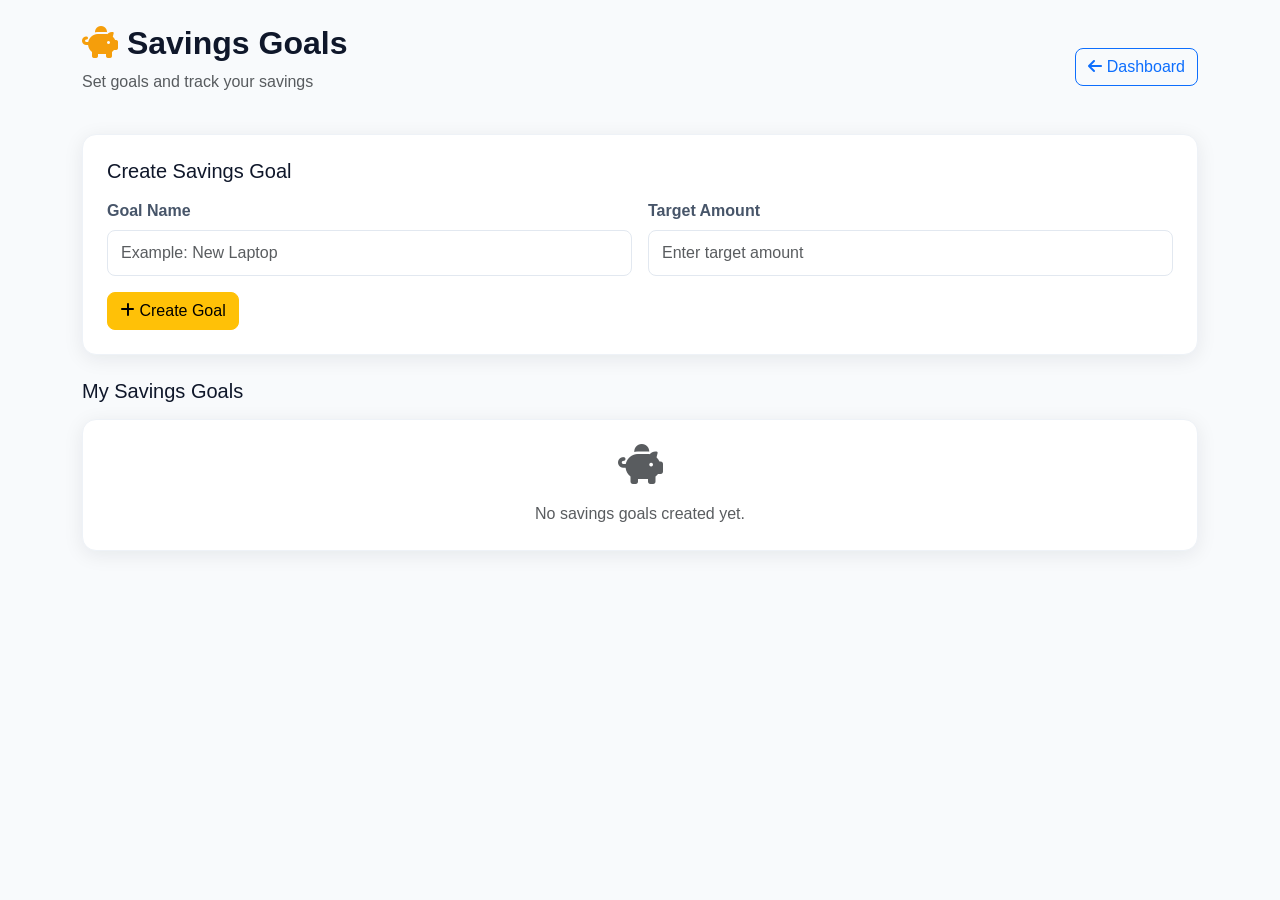
<file: frontend/savings.html>
<!DOCTYPE html>
<html lang="en">

<head>

    <meta charset="UTF-8">
    <meta name="viewport" content="width=device-width, initial-scale=1.0">

    <title>Savings Goals - FinAI</title>

    <link
        href="https://cdn.jsdelivr.net/npm/bootstrap@5.3.3/dist/css/bootstrap.min.css"
        rel="stylesheet">

    <link
        rel="stylesheet"
        href="https://cdnjs.cloudflare.com/ajax/libs/font-awesome/6.5.2/css/all.min.css">

    <link rel="stylesheet" href="css/style.css">

</head>

<body>

<div class="container py-4">

    <!-- HEADER -->

    <div class="d-flex justify-content-between
                align-items-center mb-4">

        <div>

            <h2 class="fw-bold">

                <i class="fa-solid fa-piggy-bank text-warning"></i>

                Savings Goals

            </h2>

            <p class="text-muted">
                Set goals and track your savings
            </p>

        </div>

        <a href="dashboard.html"
           class="btn btn-outline-primary">

            <i class="fa-solid fa-arrow-left"></i>

            Dashboard

        </a>

    </div>


    <!-- CREATE GOAL -->

    <div class="content-card mb-4">

        <h5 class="mb-3">
            Create Savings Goal
        </h5>

        <form id="savingsForm"
              onsubmit="addSavingsGoal(event)">

            <div class="row g-3">

                <div class="col-md-6">

                    <label class="form-label">
                        Goal Name
                    </label>

                    <input
                        type="text"
                        id="goalName"
                        class="form-control"
                        placeholder="Example: New Laptop"
                        required>

                </div>


                <div class="col-md-6">

                    <label class="form-label">
                        Target Amount
                    </label>

                    <input
                        type="number"
                        id="targetAmount"
                        class="form-control"
                        placeholder="Enter target amount"
                        min="1"
                        required>

                </div>


                <div class="col-12">

                    <button
                        type="submit"
                        class="btn btn-warning">

                        <i class="fa-solid fa-plus"></i>

                        Create Goal

                    </button>

                </div>

            </div>

        </form>

    </div>


    <!-- SAVINGS GOALS -->

    <div>

        <h5 class="mb-3">
            My Savings Goals
        </h5>

        <div
            id="savingsList"
            class="row g-4">

            <div class="col-12">

                <div class="content-card text-center">

                    <i class="fa-solid fa-piggy-bank
                              text-muted fs-1">
                    </i>

                    <p class="text-muted mt-3 mb-0">

                        No savings goals created yet.

                    </p>

                </div>

            </div>

        </div>

    </div>

</div>


<script src="js/auth.js"></script>
<script src="js/savings.js"></script>

</body>

</html>
</file>
<file: frontend/css/style.css>
/* =====================================================
   FINAI - AI PERSONAL FINANCE CHATBOT
   MAIN STYLESHEET
   ===================================================== */


/* =====================================================
   1. ROOT VARIABLES
   ===================================================== */

:root {
    --primary: #2563eb;
    --primary-dark: #1d4ed8;
    --primary-light: #dbeafe;

    --success: #16a34a;
    --success-light: #dcfce7;

    --danger: #dc2626;
    --danger-light: #fee2e2;

    --warning: #f59e0b;
    --warning-light: #fef3c7;

    --dark: #0f172a;
    --gray-dark: #475569;
    --gray: #64748b;
    --gray-light: #e2e8f0;
    --light: #f8fafc;

    --white: #ffffff;

    --sidebar-width: 250px;

    --border-radius: 14px;

    --shadow:
        0 4px 20px rgba(15, 23, 42, 0.08);

    --transition: 0.3s ease;
}


/* =====================================================
   2. GLOBAL
   ===================================================== */

* {
    margin: 0;
    padding: 0;
    box-sizing: border-box;
}


html {
    scroll-behavior: smooth;
}


body {
    font-family: Arial, Helvetica, sans-serif;

    background: #f8fafc;

    color: var(--dark);

    min-height: 100vh;
}


/* Links */

a {
    text-decoration: none;

    color: inherit;
}


/* Images */

img {
    max-width: 100%;

    height: auto;
}


/* Buttons */

button {
    cursor: pointer;
}


/* =====================================================
   3. NAVBAR
   ===================================================== */

.navbar {
    padding: 15px 0;

    background: var(--white);
}


.navbar-brand {
    font-size: 1.5rem;

    color: var(--dark);
}


.navbar-brand i {
    margin-right: 7px;
}


.navbar .nav-link {
    color: var(--gray-dark);

    font-weight: 500;

    transition: var(--transition);
}


.navbar .nav-link:hover {
    color: var(--primary);
}


/* =====================================================
   4. LOGO
   ===================================================== */

.logo {
    display: flex;

    align-items: center;

    gap: 10px;

    font-size: 22px;

    font-weight: 700;

    color: var(--white);

    padding: 20px;
}


.logo i {
    font-size: 24px;

    color: #60a5fa;
}


/* =====================================================
   5. SIDEBAR
   ===================================================== */

.sidebar {
    position: fixed;

    top: 0;

    left: 0;

    width: var(--sidebar-width);

    height: 100vh;

    background: var(--dark);

    color: var(--white);

    overflow-y: auto;

    z-index: 1000;

    box-shadow:
        4px 0 20px rgba(0, 0, 0, 0.08);
}


/* Navigation title */

.nav-title {
    padding: 18px 20px 8px;

    font-size: 11px;

    font-weight: 700;

    letter-spacing: 1px;

    color: #94a3b8;
}


/* Navigation links */

.sidebar .nav-link {
    display: flex;

    align-items: center;

    gap: 12px;

    padding: 12px 20px;

    margin: 4px 10px;

    border-radius: 9px;

    color: #cbd5e1;

    font-size: 15px;

    transition: var(--transition);
}


.sidebar .nav-link i {
    width: 20px;

    text-align: center;
}


.sidebar .nav-link:hover {
    background: #1e293b;

    color: var(--white);

    transform: translateX(3px);
}


.sidebar .nav-link.active {
    background: var(--primary);

    color: var(--white);
}


/* =====================================================
   6. MAIN CONTENT
   ===================================================== */

.main-content {
    margin-left: var(--sidebar-width);

    min-height: 100vh;
}


/* =====================================================
   7. TOPBAR
   ===================================================== */

.topbar {
    height: 70px;

    background: var(--white);

    border-bottom: 1px solid var(--gray-light);

    display: flex;

    align-items: center;

    justify-content: space-between;

    padding: 0 25px;

    position: sticky;

    top: 0;

    z-index: 900;
}


.mobile-menu {
    display: none;
}


/* =====================================================
   8. PAGE CONTENT
   ===================================================== */

.page-content {
    padding: 30px;
}


/* =====================================================
   9. CONTENT CARD
   ===================================================== */

.content-card {
    background: var(--white);

    border-radius: var(--border-radius);

    padding: 24px;

    box-shadow: var(--shadow);

    border: 1px solid #eef2f7;

    transition: var(--transition);
}


.content-card:hover {
    box-shadow:
        0 8px 30px rgba(15, 23, 42, 0.10);
}


/* =====================================================
   10. STAT CARDS
   ===================================================== */

.stat-card {
    background: var(--white);

    border-radius: var(--border-radius);

    padding: 22px;

    box-shadow: var(--shadow);

    border: 1px solid #eef2f7;

    transition: var(--transition);
}


.stat-card:hover {
    transform: translateY(-4px);

    box-shadow:
        0 10px 30px rgba(15, 23, 42, 0.12);
}


.stat-icon {
    width: 48px;

    height: 48px;

    border-radius: 12px;

    display: flex;

    align-items: center;

    justify-content: center;

    font-size: 20px;

    margin-bottom: 15px;
}


.income-icon {
    background: var(--success-light);

    color: var(--success);
}


.expense-icon {
    background: var(--danger-light);

    color: var(--danger);
}


.balance-icon {
    background: var(--primary-light);

    color: var(--primary);
}


.budget-icon {
    background: var(--warning-light);

    color: var(--warning);
}


.stat-title {
    color: var(--gray);

    font-size: 14px;

    margin-bottom: 6px;
}


.stat-value {
    font-size: 25px;

    font-weight: 700;

    color: var(--dark);
}


/* =====================================================
   11. BUTTONS
   ===================================================== */

.btn {
    border-radius: 8px;

    font-weight: 500;

    transition: var(--transition);
}


.btn-primary {
    background: var(--primary);

    border-color: var(--primary);
}


.btn-primary:hover {
    background: var(--primary-dark);

    border-color: var(--primary-dark);

    transform: translateY(-1px);
}


.btn-success:hover,
.btn-danger:hover,
.btn-warning:hover {
    transform: translateY(-1px);
}


/* =====================================================
   12. FORMS
   ===================================================== */

.form-label {
    font-weight: 600;

    color: var(--gray-dark);

    margin-bottom: 7px;
}


.form-control,
.form-select {
    border: 1px solid var(--gray-light);

    border-radius: 8px;

    padding: 10px 13px;

    transition: var(--transition);
}


.form-control:focus,
.form-select:focus {
    border-color: var(--primary);

    box-shadow:
        0 0 0 3px rgba(37, 99, 235, 0.12);
}


/* =====================================================
   13. TABLE
   ===================================================== */

.table {
    vertical-align: middle;
}


.table thead th {
    background: #f8fafc;

    color: var(--gray-dark);

    font-size: 14px;

    font-weight: 600;

    border-bottom: 1px solid var(--gray-light);
}


.table tbody td {
    color: var(--gray-dark);

    padding-top: 14px;

    padding-bottom: 14px;
}


.table tbody tr:hover {
    background: #f8fafc;
}


/* =====================================================
   14. CHATBOT
   ===================================================== */

.chat-box {
    background: #f8fafc;

    border-radius: 12px;

    border: 1px solid var(--gray-light);
}


/* Chat messages */

.message {
    display: flex;

    margin-bottom: 15px;
}


.message-content {
    max-width: 75%;

    padding: 12px 16px;

    border-radius: 12px;

    line-height: 1.5;
}


.message.bot .message-content {
    background: var(--white);

    border: 1px solid var(--gray-light);

    color: var(--dark);
}


.message.user {
    justify-content: flex-end;
}


.message.user .message-content {
    background: var(--primary);

    color: var(--white);
}


/* =====================================================
   15. PROGRESS
   ===================================================== */

.progress {
    height: 10px;

    border-radius: 10px;

    background: #e2e8f0;
}


.progress-bar {
    border-radius: 10px;
}


/* =====================================================
   16. CHART AREA
   ===================================================== */

canvas {
    max-width: 100%;
}


/* =====================================================
   17. BADGES
   ===================================================== */

.badge {
    border-radius: 20px;

    padding: 7px 12px;

    font-weight: 500;
}


/* =====================================================
   18. HERO SECTION
   ===================================================== */

.hero-section {
    min-height: 80vh;

    display: flex;

    align-items: center;
}


/* =====================================================
   19. LANDING PAGE
   ===================================================== */

body > .container {
    width: 100%;
}


.display-4 {
    line-height: 1.15;
}


/* =====================================================
   20. FOOTER
   ===================================================== */

footer {
    margin-top: 30px;
}


/* =====================================================
   21. SCROLLBAR
   ===================================================== */

::-webkit-scrollbar {
    width: 7px;

    height: 7px;
}


::-webkit-scrollbar-track {
    background: #f1f5f9;
}


::-webkit-scrollbar-thumb {
    background: #94a3b8;

    border-radius: 10px;
}


::-webkit-scrollbar-thumb:hover {
    background: #64748b;
}


/* =====================================================
   22. ANIMATIONS
   ===================================================== */

@keyframes fadeIn {

    from {
        opacity: 0;

        transform: translateY(10px);
    }

    to {
        opacity: 1;

        transform: translateY(0);
    }

}


.content-card,
.stat-card {
    animation: fadeIn 0.4s ease;
}


/* =====================================================
   23. MOBILE RESPONSIVE
   ===================================================== */

@media (max-width: 991px) {

    .sidebar {
        transform: translateX(-100%);

        transition: var(--transition);
    }


    .sidebar.show {
        transform: translateX(0);
    }


    .main-content {
        margin-left: 0;
    }


    .mobile-menu {
        display: inline-block;
    }


    .page-content {
        padding: 20px;
    }

}


/* =====================================================
   24. TABLET
   ===================================================== */

@media (max-width: 768px) {

    .topbar {
        padding: 0 15px;
    }


    .page-content {
        padding: 15px;
    }


    .content-card {
        padding: 18px;
    }


    .stat-card {
        padding: 18px;
    }


    .stat-value {
        font-size: 22px;
    }


    .message-content {
        max-width: 90%;
    }

}


/* =====================================================
   25. MOBILE
   ===================================================== */

@media (max-width: 576px) {

    .navbar {
        padding: 12px 10px;
    }


    .display-4 {
        font-size: 2.2rem;
    }


    .page-content {
        padding: 12px;
    }


    .content-card {
        padding: 15px;
    }


    .topbar {
        height: 60px;
    }


    .stat-value {
        font-size: 20px;
    }


    .message-content {
        max-width: 95%;
    }


    .btn-lg {
        width: 100%;

        margin-bottom: 10px;
    }

}


/* =====================================================
   26. DARK MODE PREPARATION
   ===================================================== */

.dark-mode {
    background: #020617;

    color: #e2e8f0;
}


.dark-mode .content-card,
.dark-mode .stat-card,
.dark-mode .topbar {
    background: #0f172a;

    color: #e2e8f0;

    border-color: #1e293b;
}


.dark-mode .stat-title,
.dark-mode .text-muted {
    color: #94a3b8 !important;
}


/* =====================================================
   27. UTILITY
   ===================================================== */

.text-primary {
    color: var(--primary) !important;
}


.text-success {
    color: var(--success) !important;
}


.text-danger {
    color: var(--danger) !important;
}


.text-warning {
    color: var(--warning) !important;
}


/* =====================================================
   FINAI CSS END
   ===================================================== */
</file>
